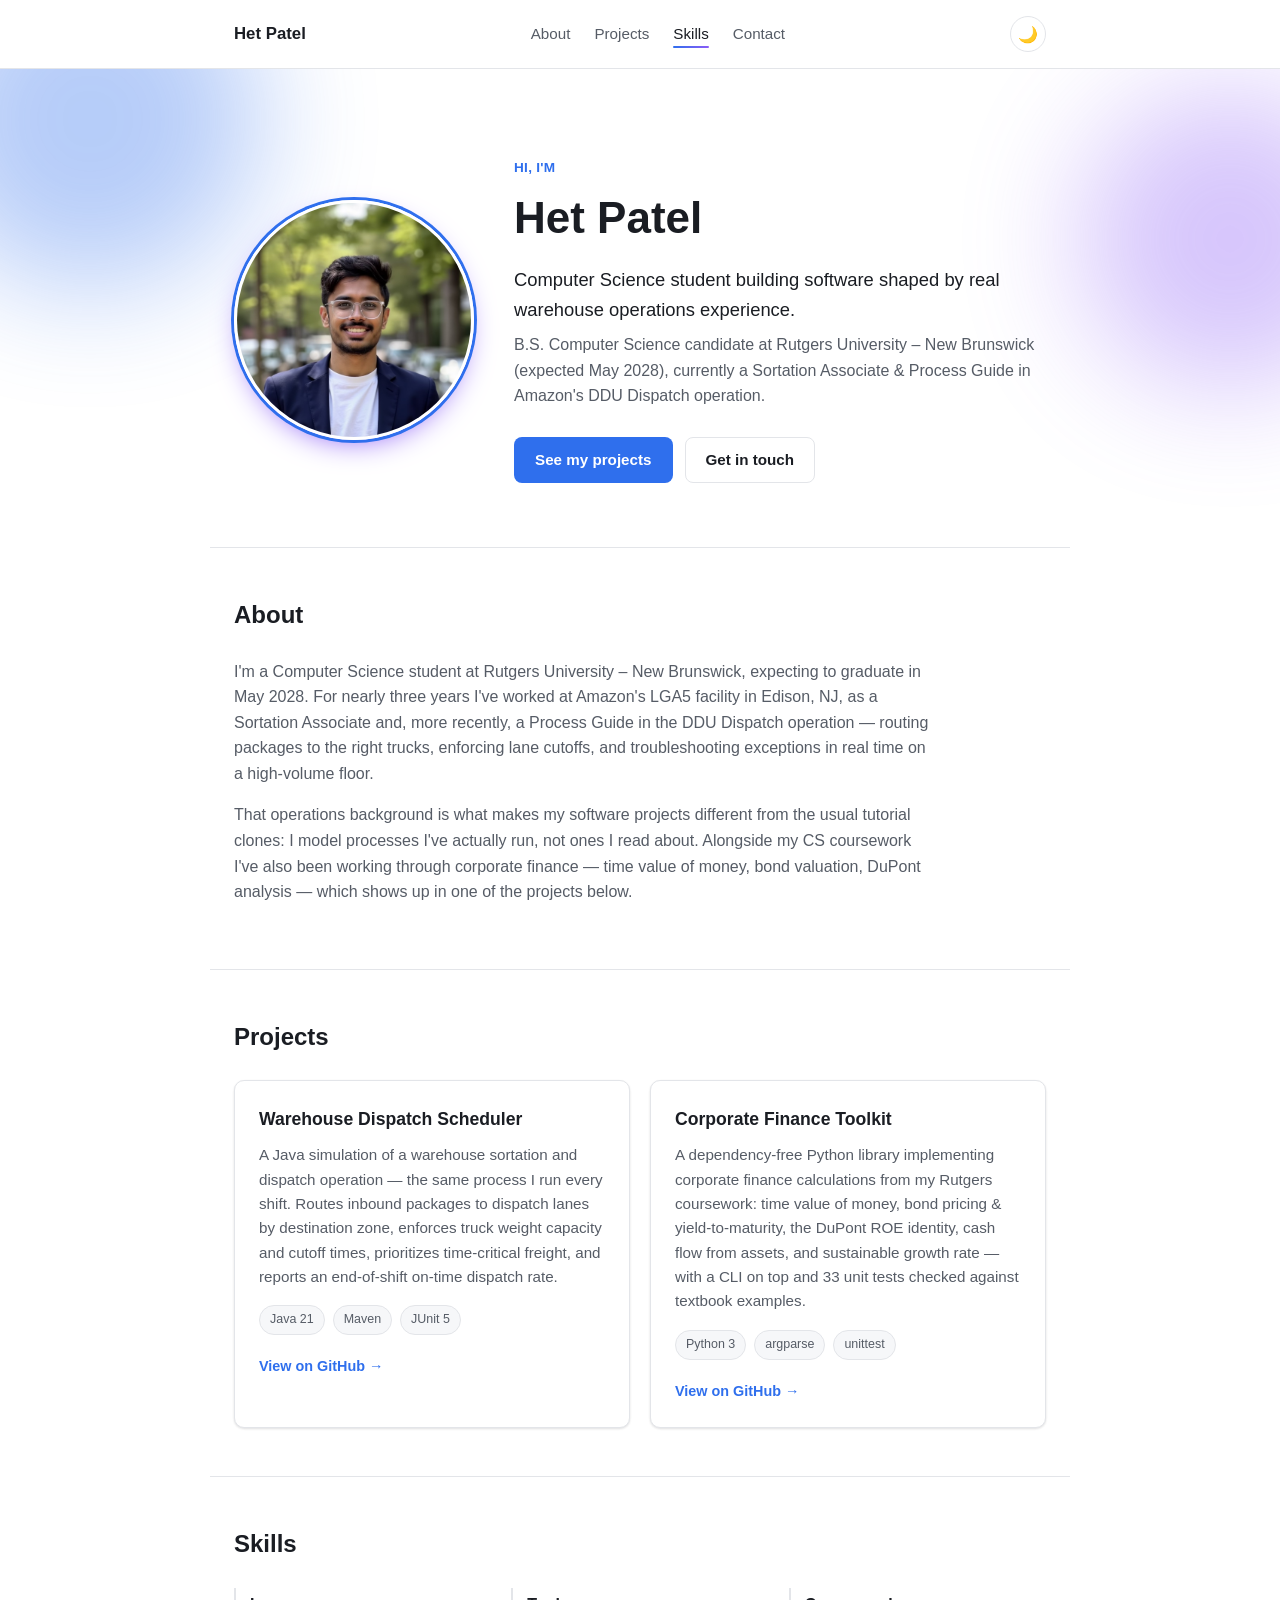
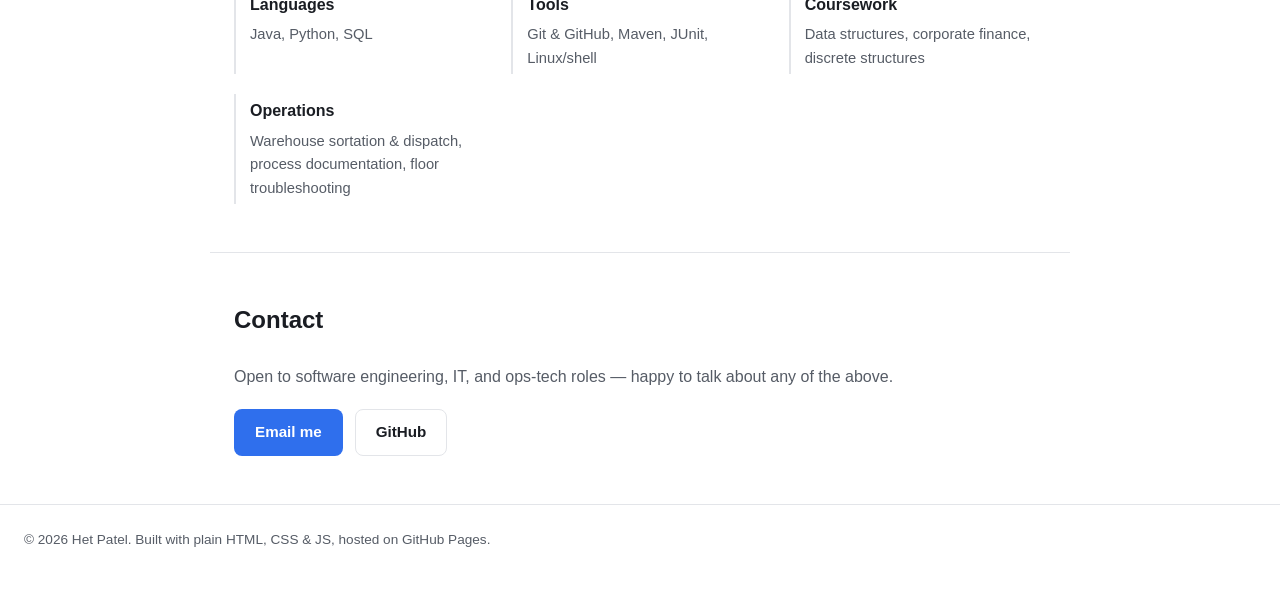
<file: index.html>
<!DOCTYPE html>
<html lang="en">
<head>
<meta charset="UTF-8">
<meta name="viewport" content="width=device-width, initial-scale=1.0">
<title>Het Patel — Portfolio</title>
<meta name="description" content="Het Patel — Computer Science student at Rutgers University, building software informed by three years of warehouse operations experience at Amazon.">
<link rel="stylesheet" href="assets/style.css">
</head>
<body>

<header class="site-header">
  <nav class="nav container">
    <a class="nav-brand" href="#top">Het Patel</a>
    <ul class="nav-links">
      <li><a href="#about" data-nav="about">About</a></li>
      <li><a href="#projects" data-nav="projects">Projects</a></li>
      <li><a href="#skills" data-nav="skills">Skills</a></li>
      <li><a href="#contact" data-nav="contact">Contact</a></li>
    </ul>
    <button class="theme-toggle" id="theme-toggle" aria-label="Toggle dark mode">🌙</button>
  </nav>
</header>

<main id="top">

  <section class="hero" id="hero">
    <div class="hero-glow hero-glow-1" aria-hidden="true"></div>
    <div class="hero-glow hero-glow-2" aria-hidden="true"></div>
    <div class="hero-content container">
      <img class="profile-photo reveal" src="assets/profile.jpg" alt="Het Patel headshot" width="140" height="140">
      <div class="hero-text">
      <p class="hero-eyebrow reveal">Hi, I'm</p>
      <h1 class="hero-name reveal">Het Patel</h1>
      <p class="hero-tagline reveal">Computer Science student building software shaped by real warehouse operations experience.</p>
      <p class="hero-sub reveal">
        B.S. Computer Science candidate at Rutgers University – New Brunswick (expected May 2028),
        currently a Sortation Associate &amp; Process Guide in Amazon's DDU Dispatch operation.
      </p>
      <div class="hero-actions reveal">
        <a class="btn btn-primary" href="#projects">See my projects</a>
        <a class="btn btn-secondary" href="#contact">Get in touch</a>
      </div>
      </div>
    </div>
  </section>

  <section id="about" class="section container">
    <h2 class="section-title reveal">About</h2>
    <div class="about-grid">
      <p class="reveal">
        I'm a Computer Science student at Rutgers University – New Brunswick, expecting to graduate in
        May 2028. For nearly three years I've worked at Amazon's LGA5 facility in Edison, NJ, as a
        Sortation Associate and, more recently, a Process Guide in the DDU Dispatch operation — routing
        packages to the right trucks, enforcing lane cutoffs, and troubleshooting exceptions in real time
        on a high-volume floor.
      </p>
      <p class="reveal">
        That operations background is what makes my software projects different from the usual tutorial
        clones: I model processes I've actually run, not ones I read about. Alongside my CS coursework
        I've also been working through corporate finance — time value of money, bond valuation, DuPont
        analysis — which shows up in one of the projects below.
      </p>
    </div>
  </section>

  <section id="projects" class="section container">
    <h2 class="section-title reveal">Projects</h2>
    <div class="project-grid">

      <article class="project-card reveal">
        <h3>Warehouse Dispatch Scheduler</h3>
        <p>
          A Java simulation of a warehouse sortation and dispatch operation — the same process I run
          every shift. Routes inbound packages to dispatch lanes by destination zone, enforces truck
          weight capacity and cutoff times, prioritizes time-critical freight, and reports an
          end-of-shift on-time dispatch rate.
        </p>
        <ul class="project-tags">
          <li>Java 21</li>
          <li>Maven</li>
          <li>JUnit 5</li>
        </ul>
        <div class="project-links">
          <a href="https://github.com/hetttpatelll03-spec/warehouse-dispatch-scheduler">View on GitHub →</a>
        </div>
      </article>

      <article class="project-card reveal">
        <h3>Corporate Finance Toolkit</h3>
        <p>
          A dependency-free Python library implementing corporate finance calculations from my Rutgers
          coursework: time value of money, bond pricing &amp; yield-to-maturity, the DuPont ROE
          identity, cash flow from assets, and sustainable growth rate — with a CLI on top and 33
          unit tests checked against textbook examples.
        </p>
        <ul class="project-tags">
          <li>Python 3</li>
          <li>argparse</li>
          <li>unittest</li>
        </ul>
        <div class="project-links">
          <a href="https://github.com/hetttpatelll03-spec/corporate-finance-toolkit">View on GitHub →</a>
        </div>
      </article>

    </div>
  </section>

  <section id="skills" class="section container">
    <h2 class="section-title reveal">Skills</h2>
    <div class="skills-grid">
      <div class="skill-group reveal">
        <h3>Languages</h3>
        <p>Java, Python, SQL</p>
      </div>
      <div class="skill-group reveal">
        <h3>Tools</h3>
        <p>Git &amp; GitHub, Maven, JUnit, Linux/shell</p>
      </div>
      <div class="skill-group reveal">
        <h3>Coursework</h3>
        <p>Data structures, corporate finance, discrete structures</p>
      </div>
      <div class="skill-group reveal">
        <h3>Operations</h3>
        <p>Warehouse sortation &amp; dispatch, process documentation, floor troubleshooting</p>
      </div>
    </div>
  </section>

  <section id="contact" class="section container">
    <h2 class="section-title reveal">Contact</h2>
    <p class="contact-intro reveal">Open to software engineering, IT, and ops-tech roles — happy to talk about any of the above.</p>
    <div class="contact-links reveal">
      <a class="btn btn-primary" href="mailto:hetttpatelll03@gmail.com">Email me</a>
      <a class="btn btn-secondary" href="https://github.com/hetttpatelll03-spec">GitHub</a>
    </div>
  </section>

</main>

<footer class="site-footer">
  <p class="container">&copy; <span id="year"></span> Het Patel. Built with plain HTML, CSS &amp; JS, hosted on GitHub Pages.</p>
</footer>

<script src="assets/main.js"></script>
</body>
</html>
</file>
<file: assets/style.css>
:root {
  --bg: #ffffff;
  --bg-alt: #f6f7f9;
  --text: #1a1d23;
  --text-muted: #565c66;
  --accent: #2f6fed;
  --accent-2: #8b5cf6;
  --accent-contrast: #ffffff;
  --border: #e3e5e9;
  --card-bg: #ffffff;
  --shadow: 0 1px 3px rgba(20, 22, 30, 0.06), 0 1px 2px rgba(20, 22, 30, 0.08);
  --radius: 10px;
  --max-width: 860px;
  --mx: 50%;
  --my: 50%;
}

[data-theme="dark"] {
  --bg: #14161b;
  --bg-alt: #1b1e25;
  --text: #eef0f3;
  --text-muted: #a3a9b4;
  --accent: #6d9bff;
  --accent-2: #b18aff;
  --accent-contrast: #0c0e12;
  --border: #2a2e37;
  --card-bg: #1b1e25;
  --shadow: 0 1px 3px rgba(0, 0, 0, 0.3), 0 1px 2px rgba(0, 0, 0, 0.35);
}

* {
  box-sizing: border-box;
}

html {
  scroll-behavior: smooth;
}

body {
  margin: 0;
  font-family: -apple-system, BlinkMacSystemFont, "Segoe UI", Roboto, Helvetica, Arial, sans-serif;
  background: var(--bg);
  color: var(--text);
  line-height: 1.6;
  transition: background 0.2s ease, color 0.2s ease;
}

::selection {
  background: var(--accent);
  color: var(--accent-contrast);
}

/* Custom scrollbar (WebKit) */
::-webkit-scrollbar {
  width: 10px;
}
::-webkit-scrollbar-track {
  background: var(--bg);
}
::-webkit-scrollbar-thumb {
  background: var(--border);
  border-radius: 999px;
}
::-webkit-scrollbar-thumb:hover {
  background: var(--accent);
}

.container {
  max-width: var(--max-width);
  margin: 0 auto;
  padding: 0 24px;
}

/* Header / nav */

.site-header {
  position: sticky;
  top: 0;
  z-index: 10;
  background: var(--bg);
  border-bottom: 1px solid var(--border);
}

.nav {
  display: flex;
  align-items: center;
  justify-content: space-between;
  padding: 16px 24px;
  gap: 16px;
}

.nav-brand {
  font-weight: 700;
  font-size: 1.05rem;
  color: var(--text);
  text-decoration: none;
}

.nav-links {
  list-style: none;
  display: flex;
  gap: 24px;
  margin: 0;
  padding: 0;
  flex: 1;
  justify-content: center;
}

.nav-links a {
  position: relative;
  color: var(--text-muted);
  text-decoration: none;
  font-size: 0.95rem;
  padding: 4px 0;
  transition: color 0.2s ease;
}

.nav-links a::after {
  content: "";
  position: absolute;
  left: 0;
  bottom: -2px;
  width: 0;
  height: 2px;
  border-radius: 999px;
  background: linear-gradient(90deg, var(--accent), var(--accent-2));
  transition: width 0.25s ease;
}

.nav-links a:hover {
  color: var(--accent);
}

.nav-links a:hover::after,
.nav-links a.active::after {
  width: 100%;
}

.nav-links a.active {
  color: var(--text);
}

.theme-toggle {
  background: none;
  border: 1px solid var(--border);
  border-radius: 999px;
  width: 36px;
  height: 36px;
  cursor: pointer;
  font-size: 1rem;
  color: var(--text);
  transition: transform 0.35s ease, border-color 0.2s ease, box-shadow 0.2s ease;
}

.theme-toggle:hover {
  transform: rotate(18deg) scale(1.08);
  border-color: var(--accent);
  box-shadow: 0 0 0 4px rgba(47, 111, 237, 0.12);
}

/* Hero */

.hero {
  position: relative;
  overflow: hidden;
  padding: 88px 0 64px;
}

.hero-content {
  position: relative;
  z-index: 1;
  text-align: left;
  padding: 0 24px;
  display: flex;
align-items: center;
gap: 40px;
}

.hero-glow {
  position: absolute;
  border-radius: 50%;
  filter: blur(60px);
  opacity: 0.35;
  pointer-events: none;
  z-index: 0;
  animation: float-blob 16s ease-in-out infinite;
}

.hero-glow-1 {
  width: 340px;
  height: 340px;
  background: var(--accent);
  top: -120px;
  left: -80px;
}

.hero-glow-2 {
  width: 300px;
  height: 300px;
  background: var(--accent-2);
  top: 20px;
  right: -100px;
  animation-delay: -8s;
  animation-direction: reverse;
}

@keyframes float-blob {
  0%, 100% { transform: translate(0, 0) scale(1); }
  33% { transform: translate(30px, 40px) scale(1.08); }
  66% { transform: translate(-24px, 18px) scale(0.94); }
}

.profile-photo {
  display: block;
  width: 240px;
  height: 240px;
  border-radius: 50%;
  object-fit: cover;
  margin: 0;
    flex-shrink: 0;
    border: 3px solid var(--bg);
  box-shadow: 0 0 0 3px var(--accent), 0 10px 30px -10px var(--accent-2), var(--shadow);
  transition: transform 0.3s ease, box-shadow 0.3s ease;
}

.profile-photo:hover {
  transform: scale(1.04) rotate(-1deg);
  box-shadow: 0 0 0 3px var(--accent-2), 0 14px 34px -10px var(--accent-2), var(--shadow);
}

.hero-text {
min-width: 0;
}

.hero-text .reveal {
transform: translateX(24px);
}

@media (max-width: 640px) {
.hero-content {
flex-direction: column;
align-items: flex-start;
gap: 24px;
}
}


.hero-eyebrow {
  margin: 0 0 4px;
  color: var(--accent);
  font-weight: 600;
  letter-spacing: 0.02em;
  text-transform: uppercase;
  font-size: 0.85rem;
}

.hero-name {
  margin: 0 0 12px;
  font-size: clamp(2rem, 5vw, 2.75rem);
  background: linear-gradient(100deg, var(--text) 30%, var(--accent) 60%, var(--accent-2) 85%);
  background-size: 200% auto;
  -webkit-background-clip: text;
  background-clip: text;
  color: transparent;
  animation: gradient-shift 6s ease-in-out infinite;
}

@keyframes gradient-shift {
  0%, 100% { background-position: 0% center; }
  50% { background-position: 100% center; }
}

.hero-tagline {
  font-size: 1.15rem;
  color: var(--text);
  max-width: 640px;
  margin: 0 0 8px;
}

.hero-sub {
  color: var(--text-muted);
  max-width: 640px;
  margin: 0 0 28px;
}

.hero-actions {
  display: flex;
  gap: 12px;
  flex-wrap: wrap;
}

/* Scroll-reveal */

.reveal {
  opacity: 0;
  transform: translateY(22px);
  transition: opacity 0.6s ease, transform 0.6s ease;
  transition-delay: var(--reveal-delay, 0s);
}

.reveal.visible {
  opacity: 1;
  transform: translateY(0);
}

/* Buttons */

.btn {
  display: inline-block;
  padding: 10px 20px;
  border-radius: 8px;
  text-decoration: none;
  font-weight: 600;
  font-size: 0.95rem;
  border: 1px solid transparent;
  transition: transform 0.15s ease, opacity 0.15s ease, box-shadow 0.2s ease;
}

.btn:hover {
  opacity: 0.94;
  transform: translateY(-2px);
}

.btn-primary {
  background: var(--accent);
  color: var(--accent-contrast);
}

.btn-primary:hover {
  box-shadow: 0 8px 20px -8px var(--accent);
}

.btn-secondary {
  background: transparent;
  color: var(--text);
  border-color: var(--border);
}

.btn-secondary:hover {
  border-color: var(--accent);
}

/* Sections */

.section {
  padding: 48px 24px;
  border-top: 1px solid var(--border);
}

.section-title {
  font-size: 1.5rem;
  margin: 0 0 24px;
}

.about-grid p {
  color: var(--text-muted);
  max-width: 700px;
}

/* Projects */

.project-grid {
  display: grid;
  grid-template-columns: repeat(auto-fit, minmax(280px, 1fr));
  gap: 20px;
}

.project-card {
  background: var(--card-bg);
  border: 1px solid var(--border);
  border-radius: var(--radius);
  padding: 24px;
  box-shadow: var(--shadow);
  transition: transform 0.25s ease, box-shadow 0.25s ease, border-color 0.25s ease;
}

.project-card:hover {
  transform: translateY(-6px);
  border-color: var(--accent);
  box-shadow: 0 16px 32px -16px var(--accent), var(--shadow);
}

.project-card h3 {
  margin: 0 0 10px;
  font-size: 1.1rem;
}

.project-card p {
  color: var(--text-muted);
  font-size: 0.95rem;
  margin: 0 0 16px;
}

.project-tags {
  list-style: none;
  display: flex;
  flex-wrap: wrap;
  gap: 8px;
  padding: 0;
  margin: 0 0 18px;
}

.project-tags li {
  background: var(--bg-alt);
  border: 1px solid var(--border);
  border-radius: 999px;
  padding: 4px 10px;
  font-size: 0.78rem;
  color: var(--text-muted);
  transition: border-color 0.2s ease, color 0.2s ease;
}

.project-card:hover .project-tags li {
  border-color: var(--accent);
  color: var(--text);
}

.project-links a {
  color: var(--accent);
  text-decoration: none;
  font-weight: 600;
  font-size: 0.9rem;
}

.project-links a:hover {
  text-decoration: underline;
}

/* Skills */

.skills-grid {
  display: grid;
  grid-template-columns: repeat(auto-fit, minmax(200px, 1fr));
  gap: 20px;
}

.skill-group {
  padding: 4px 0 4px 14px;
  border-left: 2px solid var(--border);
  transition: border-color 0.25s ease, transform 0.25s ease;
}

.skill-group:hover {
  border-left-color: var(--accent);
  transform: translateX(4px);
}

.skill-group h3 {
  margin: 0 0 6px;
  font-size: 1rem;
}

.skill-group p {
  margin: 0;
  color: var(--text-muted);
  font-size: 0.92rem;
}

/* Contact */

.contact-intro {
  color: var(--text-muted);
  margin: 0 0 20px;
}

.contact-links {
  display: flex;
  gap: 12px;
  flex-wrap: wrap;
}

/* Footer */

.site-footer {
  border-top: 1px solid var(--border);
  padding: 24px 0 40px;
}

.site-footer p {
  color: var(--text-muted);
  font-size: 0.85rem;
  margin: 0;
}

@media (max-width: 560px) {
  .nav-links {
    display: none;
  }
}

@media (prefers-reduced-motion: reduce) {
  html {
    scroll-behavior: auto;
  }
  .hero-glow {
    animation: none;
  }
  .hero-name {
    animation: none;
    background-position: 0% center;
  }
  .reveal {
    opacity: 1;
    transform: none;
    transition: none;
  }
  .project-card,
  .btn,
  .theme-toggle,
  .skill-group,
  .profile-photo {
    transition: none;
  }
}
</file>
